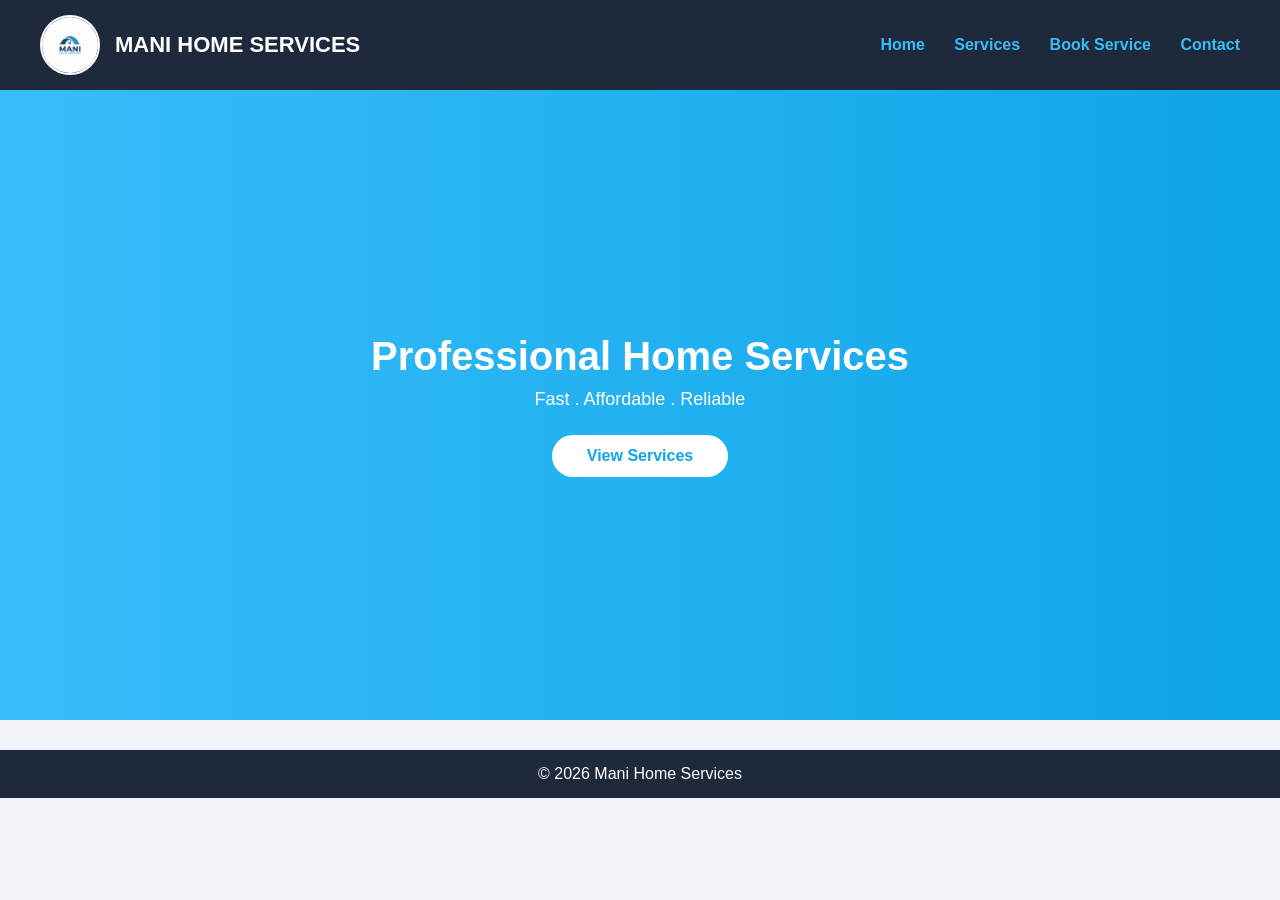
<file: index.html>
<!DOCTYPE html>
<html>
<head>
    <title>Mani Home Services</title>
    <link rel="stylesheet" href="style.css">
</head>
<body>

<header class="header">
    <div class="logo-box">
        <img src="images/logo.png" alt="logo">
        <span>MANI HOME SERVICES</span>
    </div>
    <nav>
        <a href="index.html">Home</a>
        <a href="services.html">Services</a>
        <a href="booking.html">Book Service</a>
        <a href="contact.html">Contact</a>
    </nav>
</header>

<section class="hero">
    <h2>Professional Home Services</h2>
    <p>Fast . Affordable . Reliable</p>
    <a href="services.html" class="btn">View Services</a>
</section>

<footer>
    &copy; 2026 Mani Home Services
</footer>

</body>
</html>
</file>
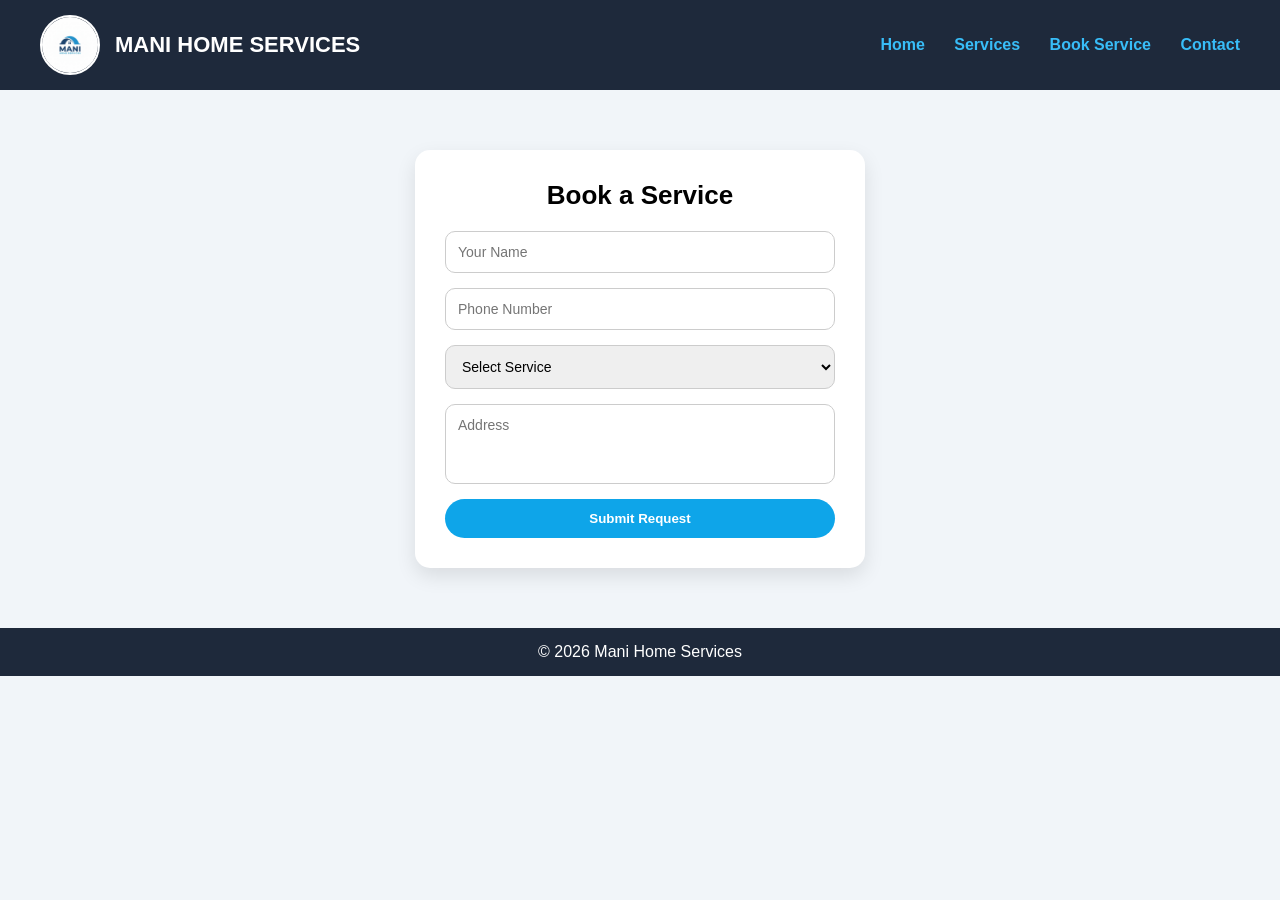
<file: booking.html>
<!DOCTYPE html>
<html>
<head>
    <title>Book Service</title>

    <link rel="stylesheet" href="./style.css">
</head>

<body>


<header class="header">
    <div class="logo-box">
        <img src="images/logo.png" alt="logo">
        <span>MANI HOME SERVICES</span>
    </div>

    <nav>
        <a href="index.html">Home</a>
        <a href="services.html">Services</a>
        <a href="booking.html">Book Service</a>
        <a href="contact.html">Contact</a>
    </nav>
</header>

<section class="booking">

    <h2>Book a Service</h2>

    <form action="BookingServlet" method="post">

        <input type="text" name="name" placeholder="Your Name" required>

        <input type="tel" name="phone" placeholder="Phone Number" required>

        <select name="service" required>
            <option value="">Select Service</option>
            <option value="AC Service">AC Service</option>
            <option value="Electrician">Electrician</option>
            <option value="Plumber">Plumber</option>
            <option value="Cleaning">Cleaning</option>
        </select>

        <textarea name="address" placeholder="Address"></textarea>

        <button type="submit">Submit Request</button>

    </form>

</section>

<!-- FOOTER -->
<footer>
    &copy; 2026 Mani Home Services
</footer>

</body>
</html>
</file>
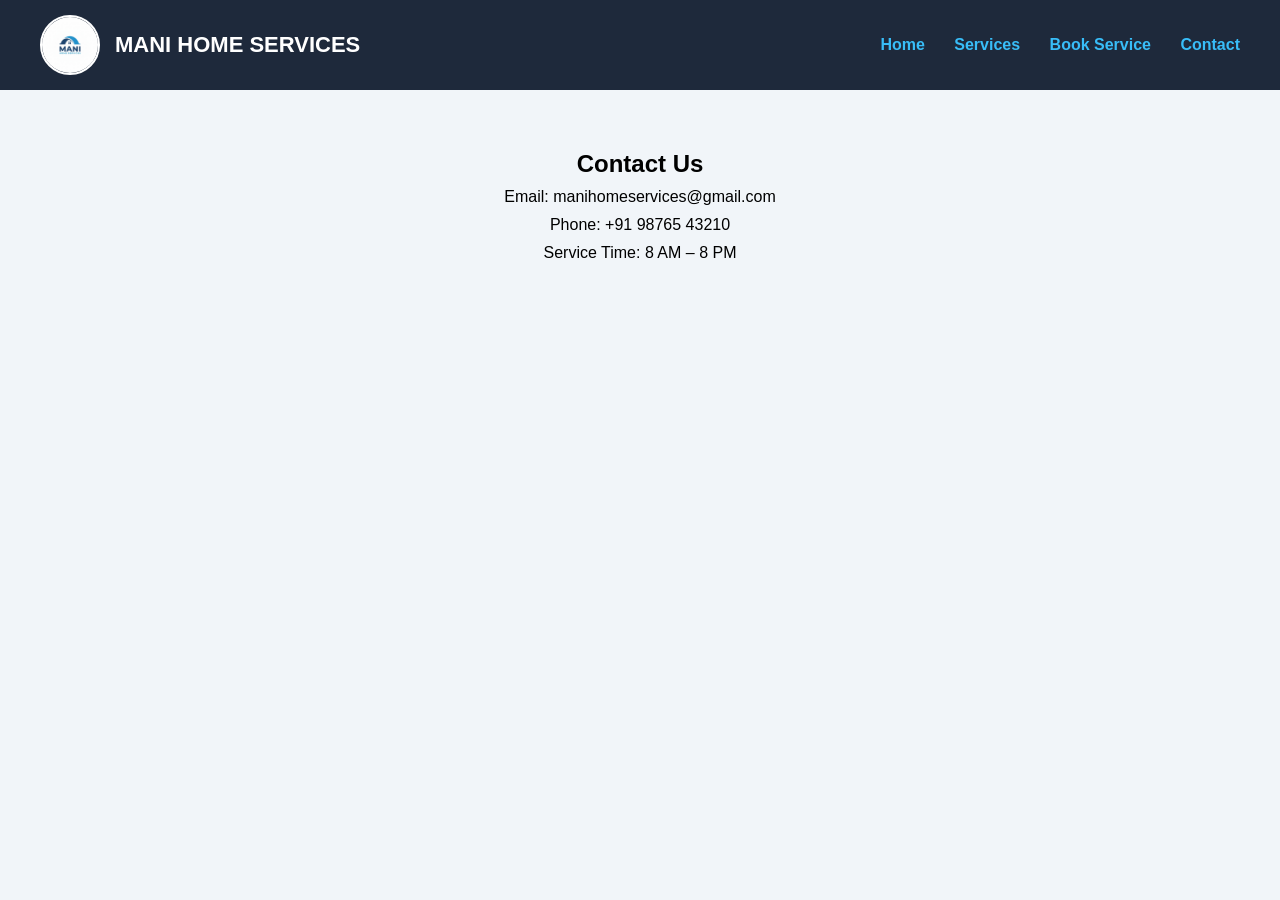
<file: contact.html>
<!DOCTYPE html>
<html>
<head>
    <title>Contact</title>
    <link rel="stylesheet" href="style.css">
</head>
<body>

<header class="header">
    <div class="logo-box">
        <img src="images/logo.png">
        <span>MANI HOME SERVICES</span>
    </div>
    <nav>
        <a href="index.html">Home</a>
        <a href="services.html">Services</a>
        <a href="booking.html">Book Service</a>
        <a href="contact.html">Contact</a>
    </nav>
</header>

<section class="contact">
    <h2>Contact Us</h2>
    <p>Email: manihomeservices@gmail.com</p>
    <p>Phone: +91 98765 43210</p>
    <p>Service Time: 8 AM – 8 PM</p>
</section>

</body>
</html>
</file>
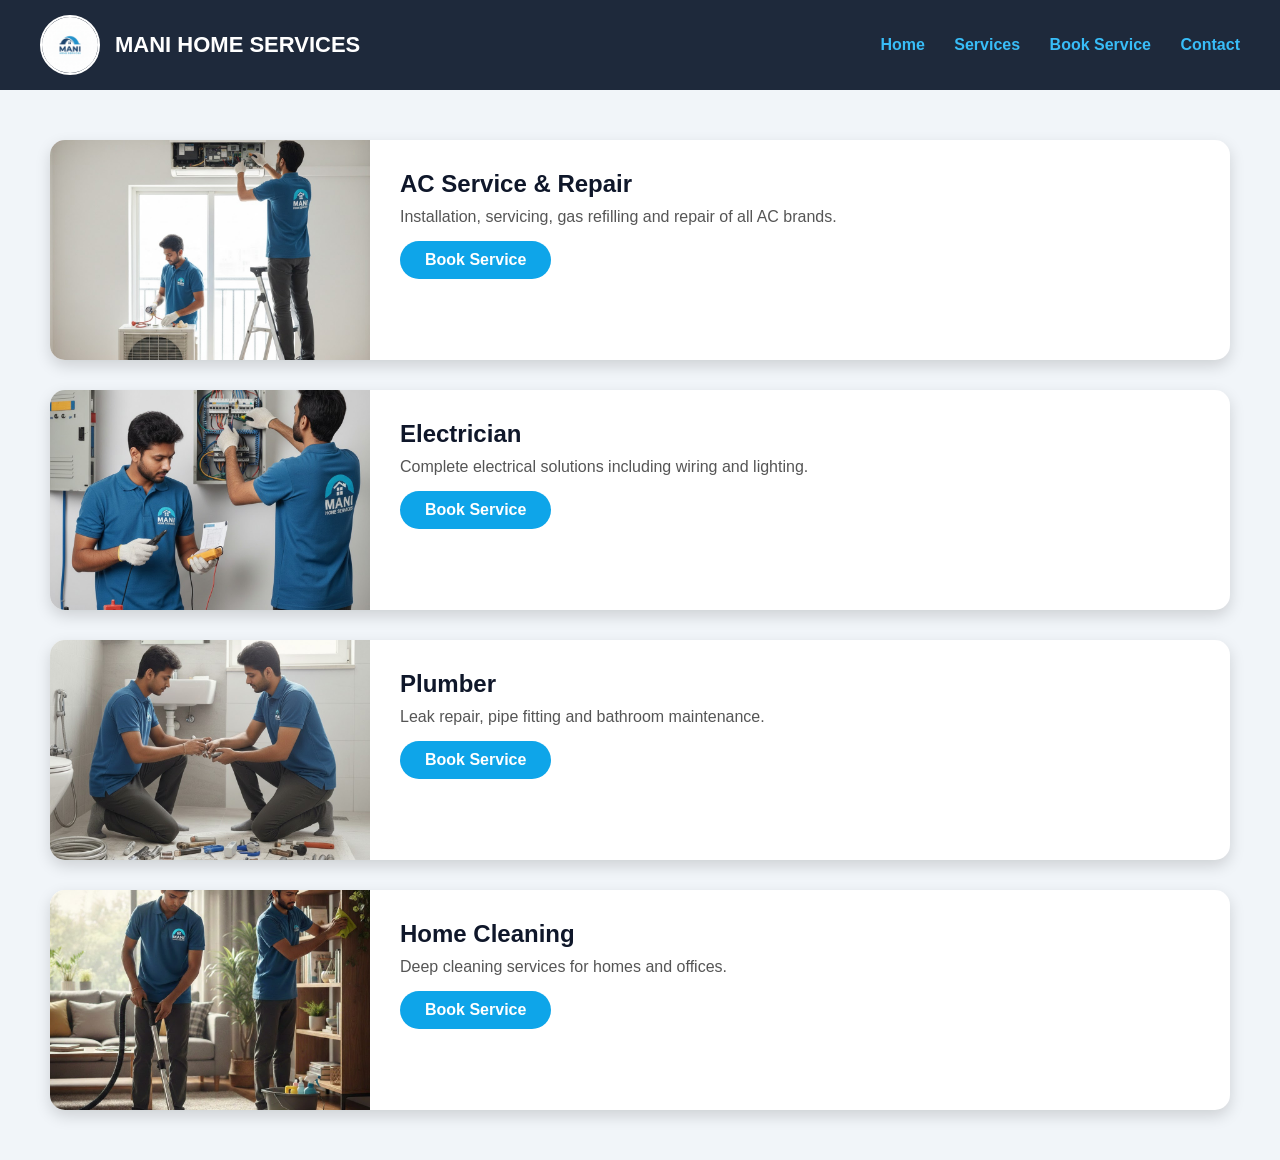
<file: services.html>
<!DOCTYPE html>
<html>

<head>
    <title>Services</title>
    <link rel="stylesheet" href="style.css">
</head>

<body>

    <header class="header">
        <div class="logo-box">
            <img src="images/logo.png">
            <span>MANI HOME SERVICES</span>
        </div>
        <nav>
            <a href="index.html">Home</a>
            <a href="services.html">Services</a>
            <a href="booking.html">Book Service</a>
            <a href="contact.html">Contact</a>
        </nav>
    </header>

    <section class="services-vertical">

        <div class="service-card">
            <img src="images/ac.jpg" alt="ac service">
            <div class="service-text">
                <h3>AC Service & Repair</h3>
                <p>Installation, servicing, gas refilling and repair of all AC brands.</p>
                <a href="booking.html" class="book-btn">Book Service</a>
            </div>
        </div>

        <div class="service-card">
            <img src="images/electrician.jpg" alt="electrical service">
            <div class="service-text">
                <h3>Electrician</h3>
                <p>Complete electrical solutions including wiring and lighting.</p>
                <a href="booking.html" class="book-btn">Book Service</a>
            </div>
        </div>

        <div class="service-card">
            <img src="images/plumber.jpg" alt="plumbing service">
            <div class="service-text">
                <h3>Plumber</h3>
                <p>Leak repair, pipe fitting and bathroom maintenance.</p>
                <a href="booking.html" class="book-btn">Book Service</a>
            </div>
        </div>

        <div class="service-card">
            <img src="images/cleaning.jpg" alt="cleaning service">
            <div class="service-text">
                <h3>Home Cleaning</h3>
                <p>Deep cleaning services for homes and offices.</p>
                <a href="booking.html" class="book-btn">Book Service</a>
            </div>
        </div>

    </section>

</body>

</html>
</file>
<file: style.css>
/* RESET */
* {
    margin: 0;
    padding: 0;
    box-sizing: border-box;
    font-family: Arial, sans-serif;
}

body {
    background: #f1f5f9;
}

/* HEADER */
.header {
    background: #1e293b;
    padding: 15px 40px;
    display: flex;
    justify-content: space-between;
    align-items: center;
}

.logo-box {
    display: flex;
    align-items: center;
    gap: 15px;
}

.logo-box img {
    width: 60px;
    height: 60px;
    border-radius: 50%;
    border: 2px solid white;
}

.logo-box span {
    color: white;
    font-size: 22px;
    font-weight: bold;
}

nav a {
    color: #38bdf8;
    margin-left: 25px;
    text-decoration: none;
    font-weight: bold;
    transition: 0.3s;
}

nav a:hover {
    color: white;
}

/* HERO */
.hero {
    height: 70vh;
    background: linear-gradient(to right, #38bdf8, #0ea5e9);
    display: flex;
    flex-direction: column;
    justify-content: center;
    align-items: center;
    text-align: center;
    color: white;
}

.hero h2 {
    font-size: 40px;
}

.hero p {
    margin: 10px 0 25px;
    font-size: 18px;
}

.btn {
    background: white;
    color: #0ea5e9;
    padding: 12px 35px;
    border-radius: 30px;
    text-decoration: none;
    font-weight: bold;
    transition: 0.3s;
}

.btn:hover {
    background: #e0f2fe;
}

/* SERVICES */
.services-vertical {
    padding: 50px;
    display: flex;
    flex-direction: column;
    gap: 30px;
}

.service-card {
    display: flex;
    background: white;
    border-radius: 15px;
    box-shadow: 0 6px 15px rgba(0,0,0,0.15);
    overflow: hidden;
    transition: transform 0.3s;
}

.service-card:hover {
    transform: scale(1.02);
}

.service-card img {
    width: 320px;
    height: 220px;
    object-fit: cover;
}

.service-text {
    padding: 30px;
}

.service-text h3 {
    font-size: 24px;
    margin-bottom: 10px;
    color: #0f172a;
}

.service-text p {
    font-size: 16px;
    color: #555;
}

.book-btn {
    display: inline-block;
    margin-top: 15px;
    padding: 10px 25px;
    background: #0ea5e9;
    color: white;
    text-decoration: none;
    border-radius: 25px;
    font-weight: bold;
    transition: 0.3s;
}

.book-btn:hover {
    background: #0284c7;
}

/* BOOKING FORM */
.booking {
    max-width: 450px;
    margin: 60px auto;
    padding: 30px;
    background: white;
    border-radius: 15px;
    box-shadow: 0 8px 20px rgba(0,0,0,0.1);
    text-align: center;
}

.booking h2 {
    margin-bottom: 20px;
    font-size: 26px;
}

.booking form {
    display: flex;
    flex-direction: column;
    gap: 15px;
}

.booking input,
.booking select,
.booking textarea {
    padding: 12px;
    border-radius: 10px;
    border: 1px solid #ccc;
    font-size: 14px;
    outline: none;
    transition: 0.3s;
}

.booking input:focus,
.booking select:focus,
.booking textarea:focus {
    border-color: #0ea5e9;
    box-shadow: 0 0 5px rgba(14,165,233,0.5);
}

.booking textarea {
    resize: none;
    height: 80px;
}

.booking button {
    background: #0ea5e9;
    color: white;
    padding: 12px;
    border: none;
    border-radius: 25px;
    font-weight: bold;
    cursor: pointer;
    transition: 0.3s;
}

.booking button:hover {
    background: #0284c7;
}

/* CONTACT */
.contact {
    padding: 60px;
    text-align: center;
}

.contact p {
    margin: 10px 0;
    font-size: 16px;
}

/* FOOTER */
footer {
    background: #1e293b;
    color: white;
    text-align: center;
    padding: 15px;
    margin-top: 30px;
}

/* RESPONSIVE */
@media (max-width: 768px) {

    .header {
        flex-direction: column;
        gap: 10px;
    }

    nav a {
        margin: 10px;
    }

    .service-card {
        flex-direction: column;
    }

    .service-card img {
        width: 100%;
    }

    .booking {
        width: 90%;
    }
}
</file>
